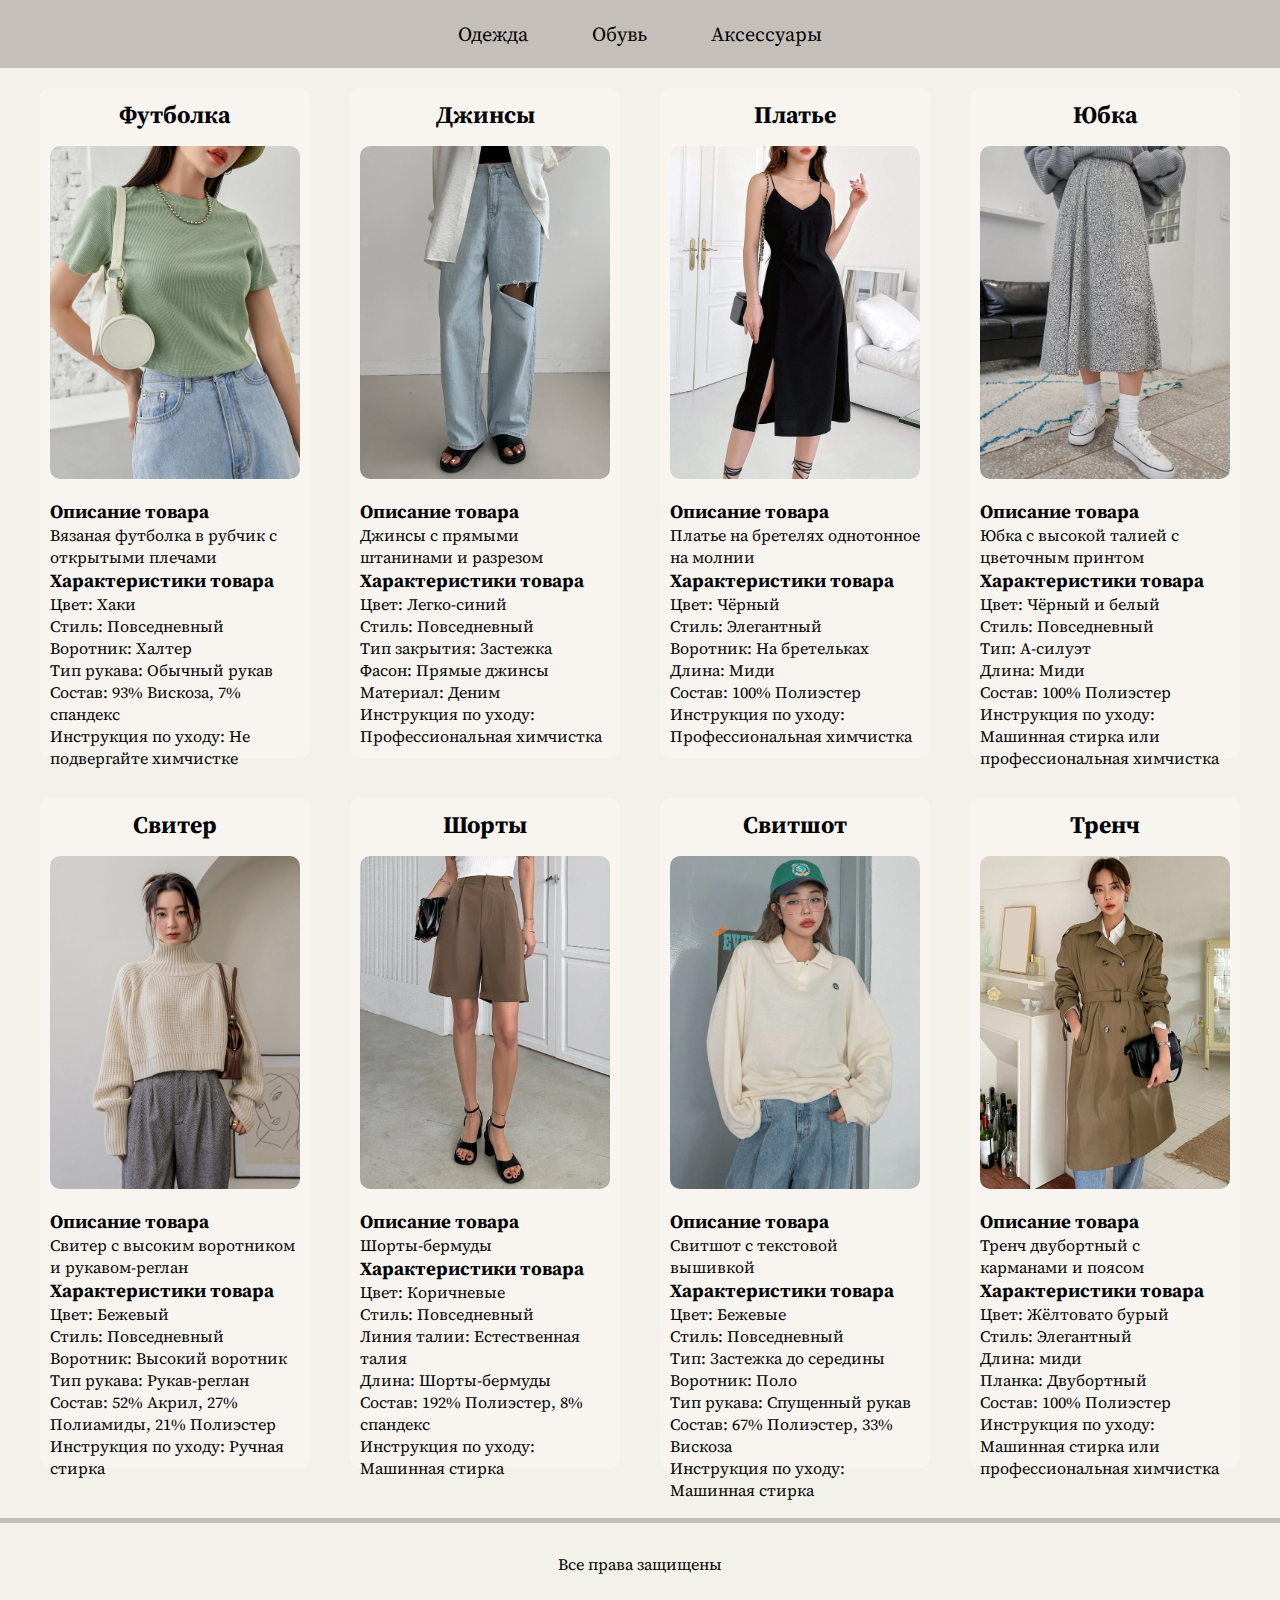
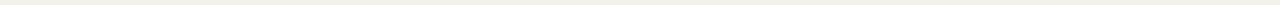
<file: index.html>
<!DOCTYPE html>
<html lang="en">
<head>
    <meta charset="UTF-8">
    <meta http-equiv="X-UA-Compatible" content="IE=edge">
    <meta name="viewport" content="width=device-width, initial-scale=1.0">
    <title>Магазин женской одежды||Одежда</title>
    <link rel="stylesheet" href="style.css">
</head>
<body>
<main> 
    <header>
        <nav>
            <a href="index.html" class ="link">Одежда</a>
            <a href="shoes.html" class ="link">Обувь</a>
            <a href="acces.html" class ="link">Аксессуары</a>
        </nav>
    </header>
    <section class = "catalog"> 
        <article class = "card"> 
            <h2>Футболка</h2>
            <img src="img/1.jpg" alt="Футболка">
            <h3>Описание товара</h4>
            <p>Вязаная футболка в рубчик с открытыми плечами</p>
            <h3>Характеристики товара</h3>
            <p>Цвет:	Хаки
                <br>Стиль:  Повседневный
                <br>Воротник:	Халтер
                <br>Тип рукава:	Обычный рукав
                <br>Состав:	93% Вискоза, 7% спандекс
                <br>Инструкция по уходу: Не подвергайте химчистке</p>
        </article>

        <article class = "card"> 
            <h2>Джинсы</h2>
            <img src="img/2.jpg" alt="Джинсы">
            <h3>Описание товара</h4>
            <p>Джинсы с прямыми штанинами и разрезом</p>
            <h3>Характеристики товара</h3>
            <p>Цвет:	Легко-синий
                <br>Стиль:  Повседневный
                <br>Тип закрытия:	Застежка
                <br>Фасон:	Прямые джинсы
                <br>Материал:	Деним
                <br>Инструкция по уходу:	Профессиональная химчистка</p>
        </article>

        <article class = "card"> 
            <h2>Платье</h2>
            <img src="img/3.jpg" alt="Платье">
            <h3>Описание товара</h4>
            <p>Платье на бретелях однотонное на молнии </p>
            <h3>Характеристики товара</h3>
            <p>Цвет:	Чёрный
                <br>Стиль:  Элегантный
                <br>Воротник:	На бретельках
                <br>Длина:	Миди
                <br>Состав:	100% Полиэстер
                <br>Инструкция по уходу:	Профессиональная химчистка</p>
        </article>

        <article class = "card"> 
            <h2>Юбка</h2>
            <img src="img/4.jpg" alt="Юбка">
            <h3>Описание товара</h4>
            <p>Юбка с высокой талией с цветочным принтом</p>
            <h3>Характеристики товара</h3>
            <p>Цвет:	Чёрный и белый
                <br>Стиль:  Повседневный
                <br>Тип:	A-силуэт
                <br>Длина:	Миди
                <br>Состав:	100% Полиэстер
                <br>Инструкция по уходу:	Машинная стирка или профессиональная химчистка</p>
        </article>

        <article class = "card"> 
            <h2>Свитер</h2>
            <img src="img/5.jpg" alt="Свитер">
            <h3>Описание товара</h4>
            <p>Свитер с высоким воротником и рукавом-реглан</p>
            <h3>Характеристики товара</h3>
            <p>Цвет:	Бежевый
                <br>Стиль:  Повседневный
                <br>Воротник:	Высокий воротник
                <br>Тип рукава:	Рукав-реглан
                <br>Состав:	52% Акрил, 27% Полиамиды, 21% Полиэстер
                <br>Инструкция по уходу:	Ручная стирка </p>
        </article>

        <article class = "card"> 
            <h2>Шорты</h2>
            <img src="img/6.jpg" alt="Шорты">
            <h3>Описание товара</h4>
            <p>Шорты-бермуды</p>
            <h3>Характеристики товара</h3>
            <p>Цвет:	Коричневые
                <br>Стиль:  Повседневный
                <br>Линия талии:	Естественная талия
                <br>Длина:	Шорты-бермуды
                <br>Состав:	192% Полиэстер, 8% спандекс
                <br>Инструкция по уходу:	Машинная стирка </p>
        </article>

        <article class = "card"> 
            <h2>Свитшот</h2>
            <img src="img/7.jpg" alt="Свитшот">
            <h3>Описание товара</h4>
            <p>Свитшот с текстовой вышивкой</p>
            <h3>Характеристики товара</h3>
            <p>Цвет:	Бежевые
                <br>Стиль:  Повседневный
                <br>Тип: Застежка до середины
                <br>Воротник:	Поло
                <br>Тип рукава:	Спущенный рукав
                <br>Состав:	67% Полиэстер, 33% Вискоза
                <br>Инструкция по уходу:	Машинная стирка</p>
        </article>

        <article class = "card"> 
            <h2>Тренч</h2>
            <img src="img/8.jpg" alt="Тренч">
            <h3>Описание товара</h4>
            <p>Тренч двубортный с карманами и поясом</p>
            <h3>Характеристики товара</h3>
            <p>Цвет:	Жёлтовато бурый
                <br>Стиль:  Элегантный
                <br>Длина:	миди
                <br>Планка:	Двубортный
                <br>Состав:	100% Полиэстер
                <br>Инструкция по уходу:	Машинная стирка или профессиональная химчистка</p>
        </article>
    </section>
    <footer>
        <div class="line"></div>
        <p>Все права защищены</p>
    </footer>
</main>   
</body>
</html>
</file>
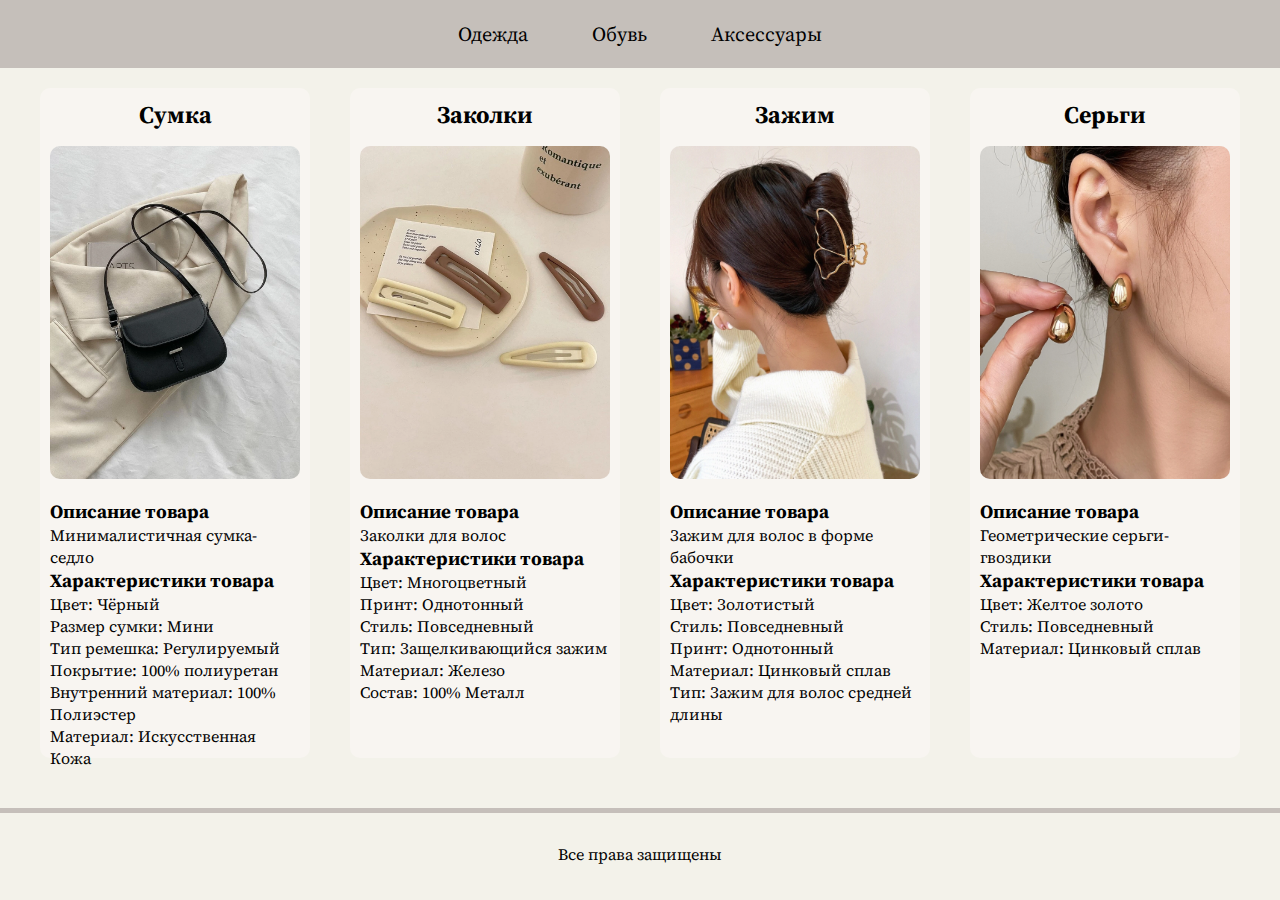
<file: acces.html>
<!DOCTYPE html>
<html lang="en">
<head>
    <meta charset="UTF-8">
    <meta http-equiv="X-UA-Compatible" content="IE=edge">
    <meta name="viewport" content="width=device-width, initial-scale=1.0">
    <title>Магазин женской одежды||Аксессуары</title>
    <link rel="stylesheet" href="style.css">
</head>
<body>
<main> 
    <header>
        <nav>
            <a href="index.html" class ="link">Одежда</a>
            <a href="shoes.html" class ="link">Обувь</a>
            <a href="acces.html" class ="link">Аксессуары</a>
        </nav>
    </header>
    <section class = "catalog"> 
        <article class = "card"> 
            <h2>Сумка</h2>
            <img src="img/9.jpg" alt="Сумка">
            <h3>Описание товара</h4>
            <p>Минималистичная сумка-седло</p>
            <h3>Характеристики товара</h3>
            <p>Цвет:	Чёрный
                <br>Размер сумки:	Мини
                <br>Тип ремешка:	Регулируемый
                <br>Покрытие:	100% полиуретан
                <br>Внутренний материал:	100% Полиэстер
                <br>Материал:	Искусственная Кожа</p>
        </article>

        <article class = "card"> 
            <h2>Заколки</h2>
            <img src="img/10.jpg" alt="Заколки">
            <h3>Описание товара</h4>
            <p>Заколки для волос</p>
            <h3>Характеристики товара</h3>
            <p>Цвет:	Многоцветный
                <br>Принт:	Однотонный
                <br>Стиль:  Повседневный
                <br>Тип:	Защелкивающийся зажим
                <br>Материал:	Железо
                <br>Состав:	100% Металл</p>
        </article>

        <article class = "card"> 
            <h2>Зажим</h2>
            <img src="img/11.jpg" alt="Платье">
            <h3>Описание товара</h4>
            <p>Зажим для волос в форме бабочки </p>
            <h3>Характеристики товара</h3>
            <p>Цвет:	Золотистый
                <br>Стиль:  Повседневный
                <br>Принт:	Однотонный
                <br>Материал:	Цинковый сплав
                <br>Тип:	Зажим для волос средней длины</p>
        </article>

        <article class = "card"> 
            <h2>Серьги</h2>
            <img src="img/12.jpg" alt="Юбка">
            <h3>Описание товара</h4>
            <p>Геометрические серьги-гвоздики</p>
            <h3>Характеристики товара</h3>
            <p>Цвет:	Желтое золото
                <br>Стиль:  Повседневный
                <br>Материал:	Цинковый сплав</p>
        </article>

        
    </section>
    <footer>
        <div class="line"></div>
        <p>Все права защищены</p>
    </footer>
</main>   
</body>
</html>
</file>
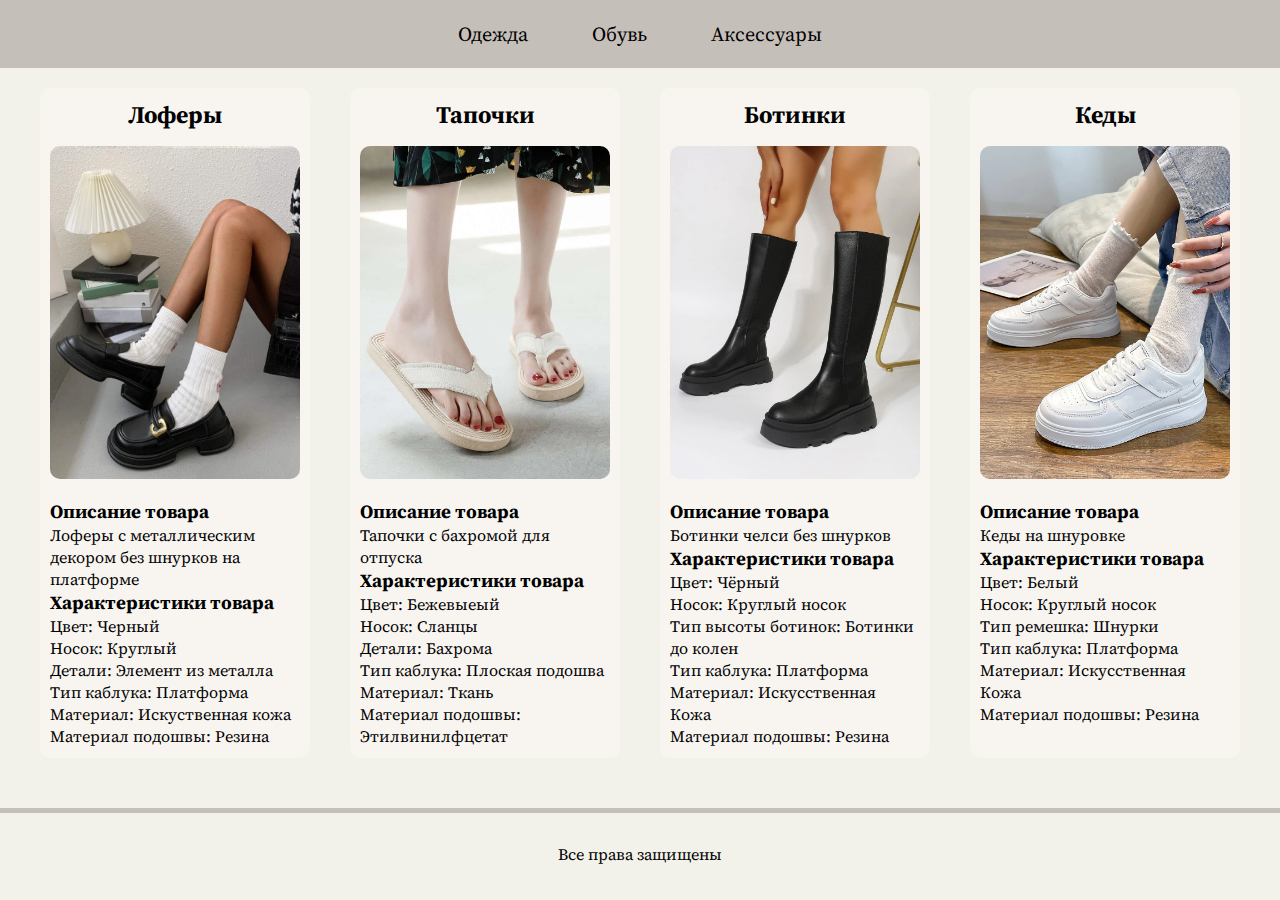
<file: shoes.html>
<!DOCTYPE html>
<html lang="en">
<head>
    <meta charset="UTF-8">
    <meta http-equiv="X-UA-Compatible" content="IE=edge">
    <meta name="viewport" content="width=device-width, initial-scale=1.0">
    <title>Магазин женской одежды||Обувь</title>
    <link rel="stylesheet" href="style.css">
</head>
<body>
<main> 
    <header>
        <nav>
            <a href="index.html" class ="link">Одежда</a>
            <a href="shoes.html" class ="link">Обувь</a>
            <a href="acces.html" class ="link">Аксессуары</a>
        </nav>
    </header>
    <section class = "catalog"> 
        <article class = "card"> 
            <h2>Лоферы</h2>
            <img src="img/13.jpg" alt="Лоферы">
            <h3>Описание товара</h4>
            <p>Лоферы с металлическим декором без шнурков на платформе</p>
            <h3>Характеристики товара</h3>
            <p>Цвет:	Черный
                <br>Носок: Круглый 
                <br>Детали: Элемент из металла
                <br>Тип каблука: Платформа
                <br>Материал: Искуственная кожа
                <br>Материал подошвы: Резина</p>
        </article>

        <article class = "card"> 
            <h2>Тапочки</h2>
            <img src="img/14.jpg" alt="Тапочки">
            <h3>Описание товара</h4>
            <p>Тапочки с бахромой для отпуска</p>
            <h3>Характеристики товара</h3>
            <p>Цвет:	Бежевыеый
                <br>Носок: Сланцы
                <br>Детали: Бахрома
                <br>Тип каблука: Плоская подошва 
                <br>Материал: Ткань
                <br>Материал подошвы: Этилвинилфцетат</p>
        </article>

        <article class = "card"> 
            <h2>Ботинки</h2>
            <img src="img/15.jpg" alt="Ботинки">
            <h3>Описание товара</h4>
            <p>Ботинки челси без шнурков</p>
            <h3>Характеристики товара</h3>
            <p>Цвет:	Чёрный
                <br>Носок: Круглый носок
                <br>Тип высоты ботинок:	Ботинки до колен
                <br>Тип каблука: Платформа 
                <br>Материал: Искусственная Кожа
                <br>Материал подошвы: Резина</p>
        </article>

        <article class = "card"> 
            <h2>Кеды</h2>
            <img src="img/16.jpg" alt="Кеды">
            <h3>Описание товара</h4>
            <p>Кеды на шнуровке</p>
            <h3>Характеристики товара</h3>
            <p>Цвет:	Белый
                <br>Носок: Круглый носок
                <br>Тип ремешка: Шнурки
                <br>Тип каблука: Платформа 
                <br>Материал: Искусственная Кожа
                <br>Материал подошвы: Резина</p>
        </article>

        
    </section>
    <footer>
        <div class="line"></div>
        <p>Все права защищены</p>
    </footer>
</main>   
</body>
</html>
</file>
<file: style.css>
@import url('https://fonts.googleapis.com/css2?family=Source+Serif+Pro:ital,wght@0,200;0,300;0,400;0,600;0,700;0,900;1,200;1,300;1,400;1,600;1,700;1,900&display=swap');
*{
    margin: 0px;
    padding: 0px;
    font-family: 'Source Serif Pro', serif;
}

body{
    background-color: rgb(243, 242, 234);
}
header{

}
nav{
    text-align: center;
    background-color: rgb(197, 191, 186);
    padding: 20px;
}
.link{
    margin: 30px;
    text-decoration: none;
    color: black;
    font-size: 20px;
}
.catalog{
    display: flex;
    flex-wrap: wrap;
    justify-content: center;
    background-color: rgb(243, 242, 234);
}

.card{
    width: 250px;
    height: 650px;
    padding: 10px;
    border-radius: 10px;
    margin: 20px;
    background-color: rgb(248, 245, 241);
    transition: 0.1s;
    cursor: pointer;
}
.card:hover{
    transition: 0.1s;
    transform: scale(1.1);
}
.card h2{
    text-align: center;
}
img{
    width: 100%;
    border-radius: 10px;
    margin: 15px 0px;
}
footer{
    background-color: rgb(243, 242, 234);
    text-align: center;
    padding: 30px 0px;
}
.line{
    background-color: rgb(197, 191, 186);
    width: 100%;
    height: 5px;
    margin-bottom: 30px;
}
</file>
